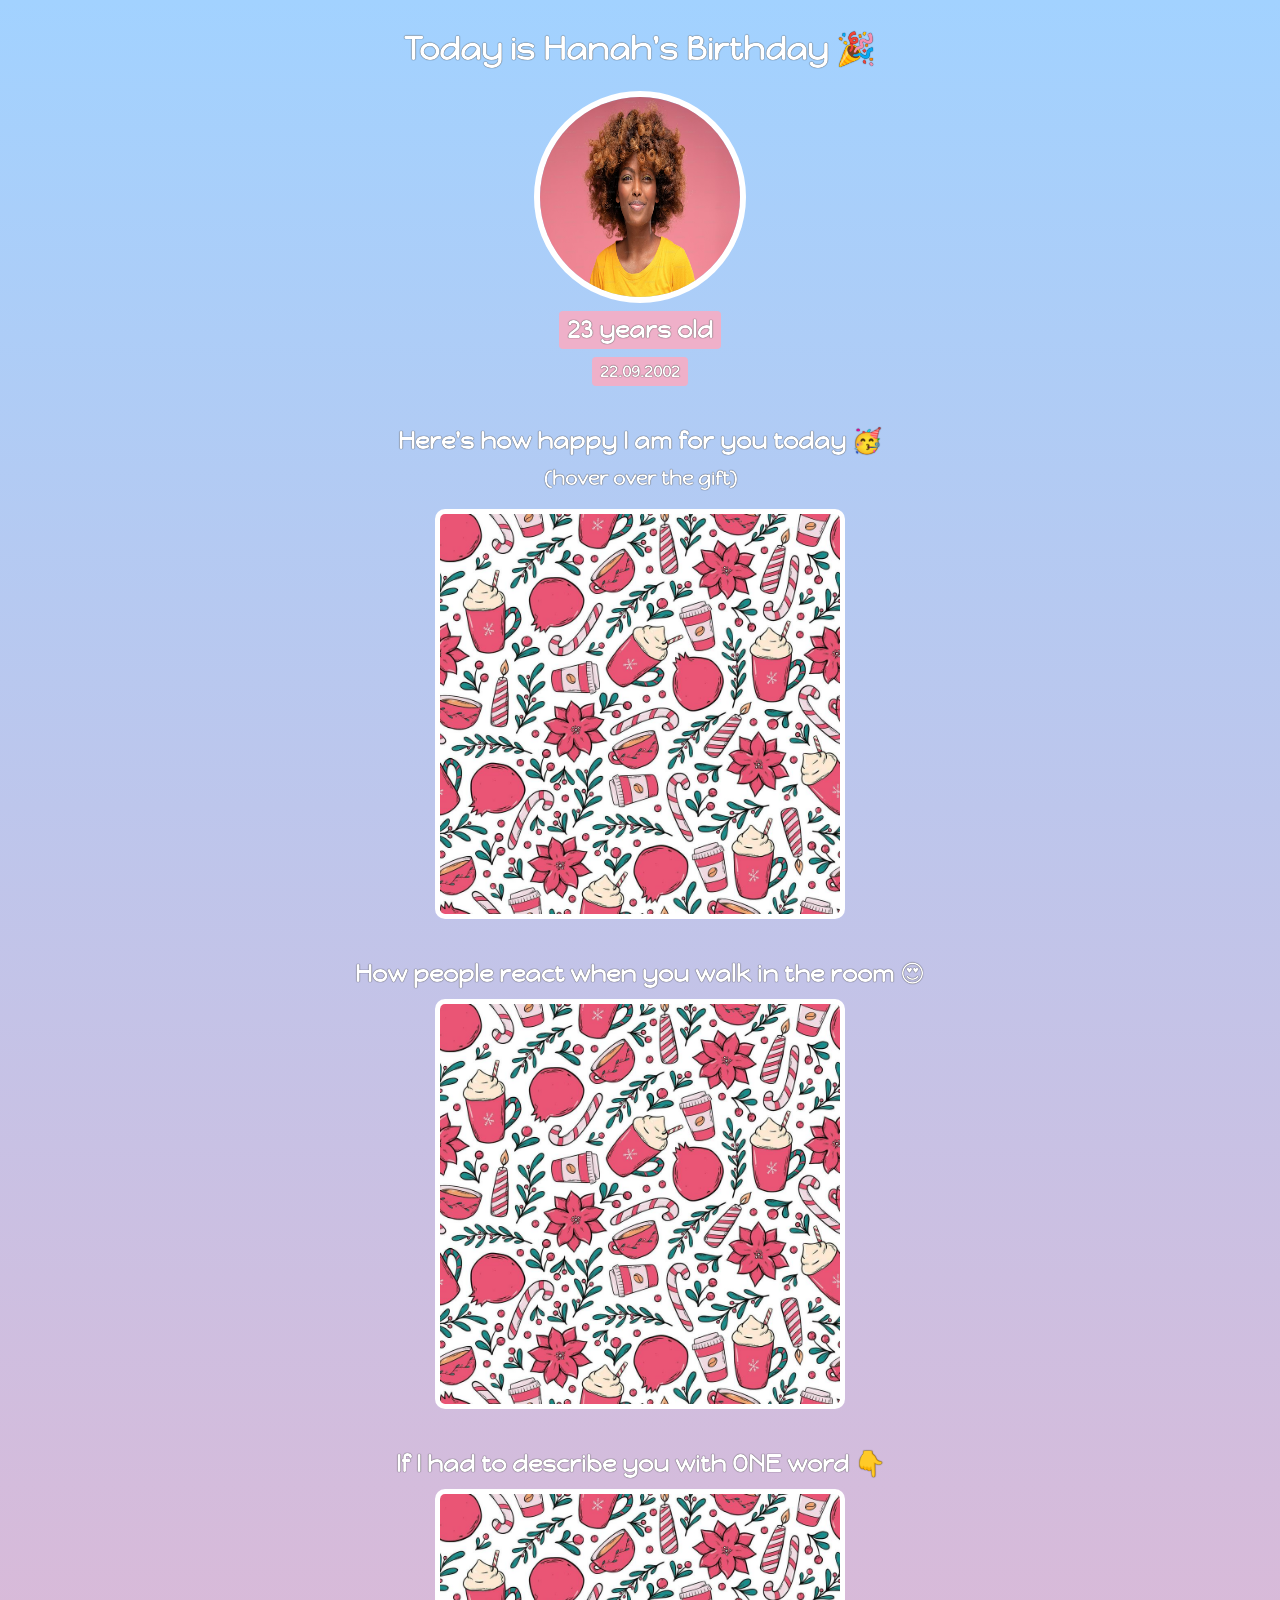
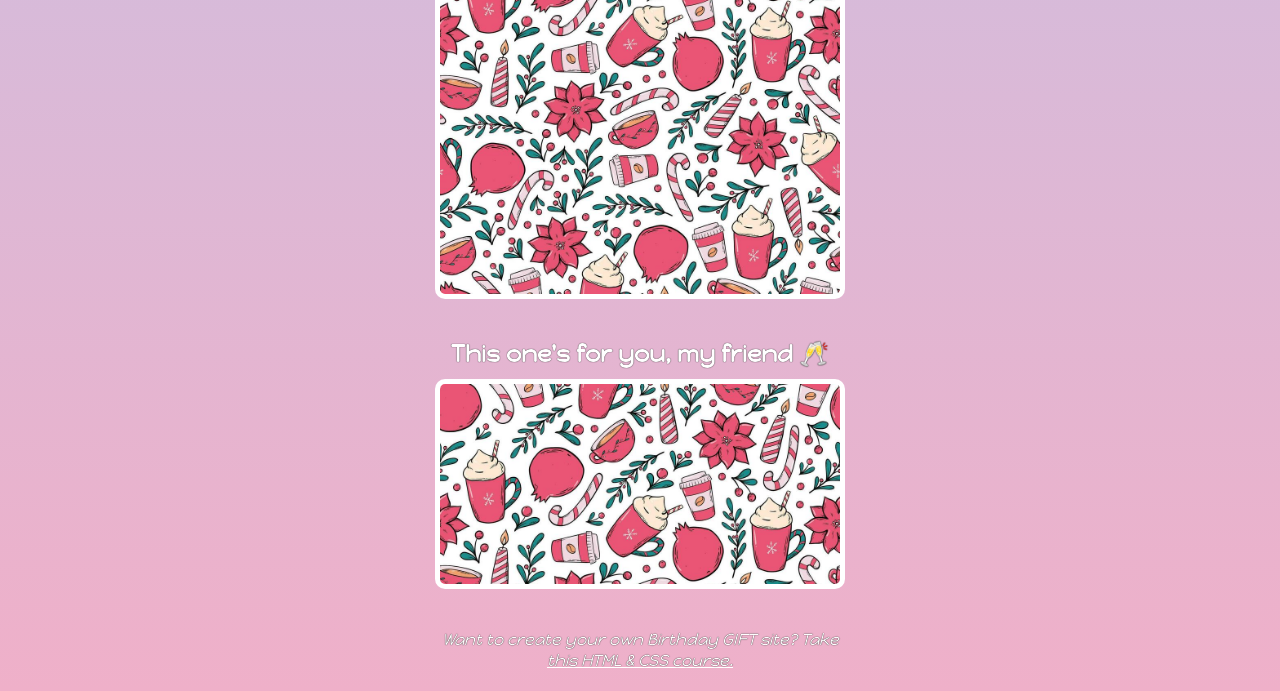
<file: index.html>
<html>
    <head>
        <link rel="stylesheet" href="style.css">
        <link rel="preconnect" href="https://fonts.googleapis.com">
        <link rel="preconnect" href="https://fonts.gstatic.com" crossorigin>
        <link rel="stylesheet" href="https://fonts.googleapis.com/css2?family=Happy+Monkey&family=Orbitron:wght@400..900&family=Rammetto+One&display=swap" >
    </head>
    <body>
        <div id="header">
            <h1>Today is Hanah's Birthday 🎉</h1>
            <img id="pic" src="images/bdaygirl.jpeg" alt="">
            <h2 id="bd-age">23 years old</h2>
            <h4 id="bd-date">22.09.2002</h4>
        </div>
        <div class="gift-section">
            <h2 class="gift-title"> Here's how happy I am for you today 🥳 </h2>
            <h3 class="gift-hint"> (hover over the gift)</h3>
            <div class="gift-img" id="gift-img-girl"></div>
        </div>
        <div class="gift-section">
            <h2 class="gift-title"> How people react when you walk in the room 😍 </h2>
            <div class="gift-img" id="gift-img-dance"></div>
        </div>
        <div class="gift-section">
            <h2 class="gift-title"> If I had to describe you with ONE word 👇 </h2>
            <div class="gift-img" id="gift-img-genuis"></div>
        </div>
        <div class="gift-section">
            <h2 class="gift-title"> This one's for you, my friend 🥂 </h2>
            <div class="gift-img" id="gift-img-cheers"></div>
        </div>
        <div id="footer">
            <p>Want to create your own Birthday GIFT site? Take <a target="_blank" href="https://www.youtube.com/watch?v=LzMnsfqjzkA">this HTML & CSS course.</a></p>
        </div>
    </body>
</html>
</file>
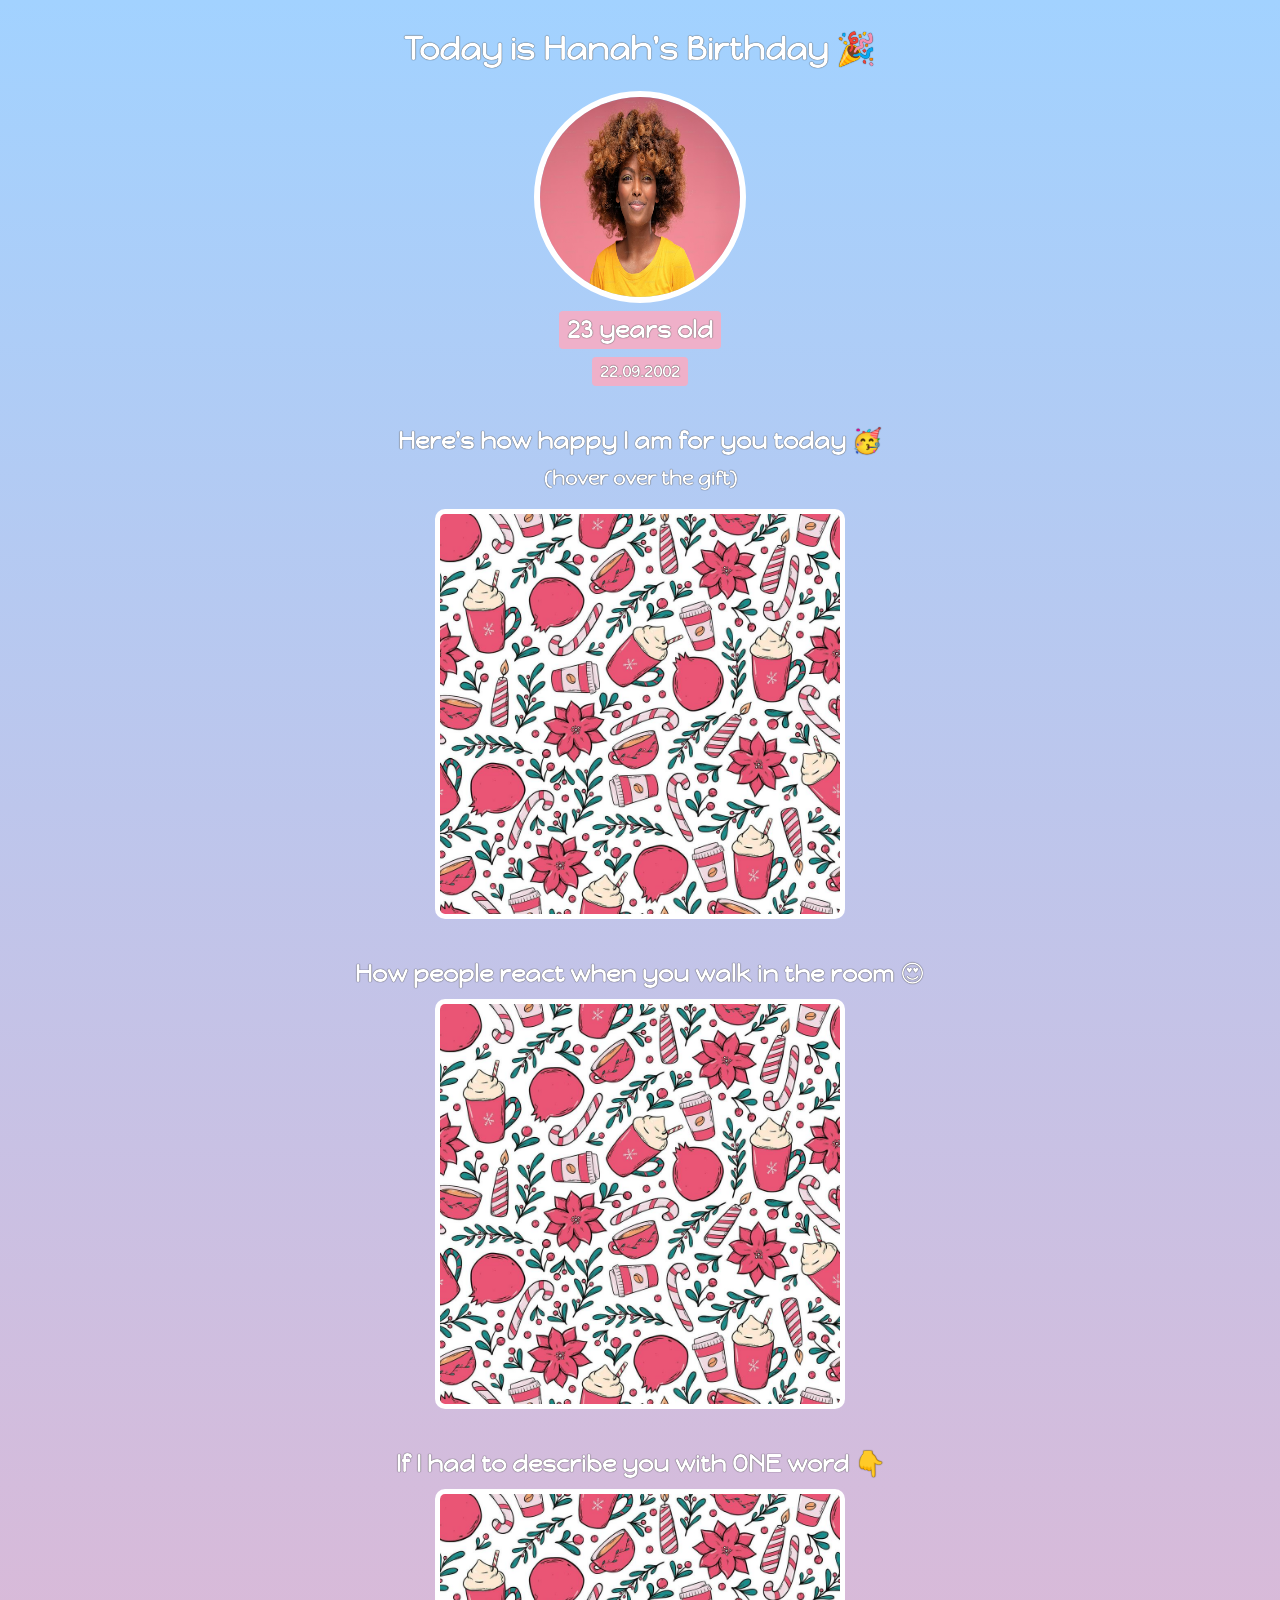
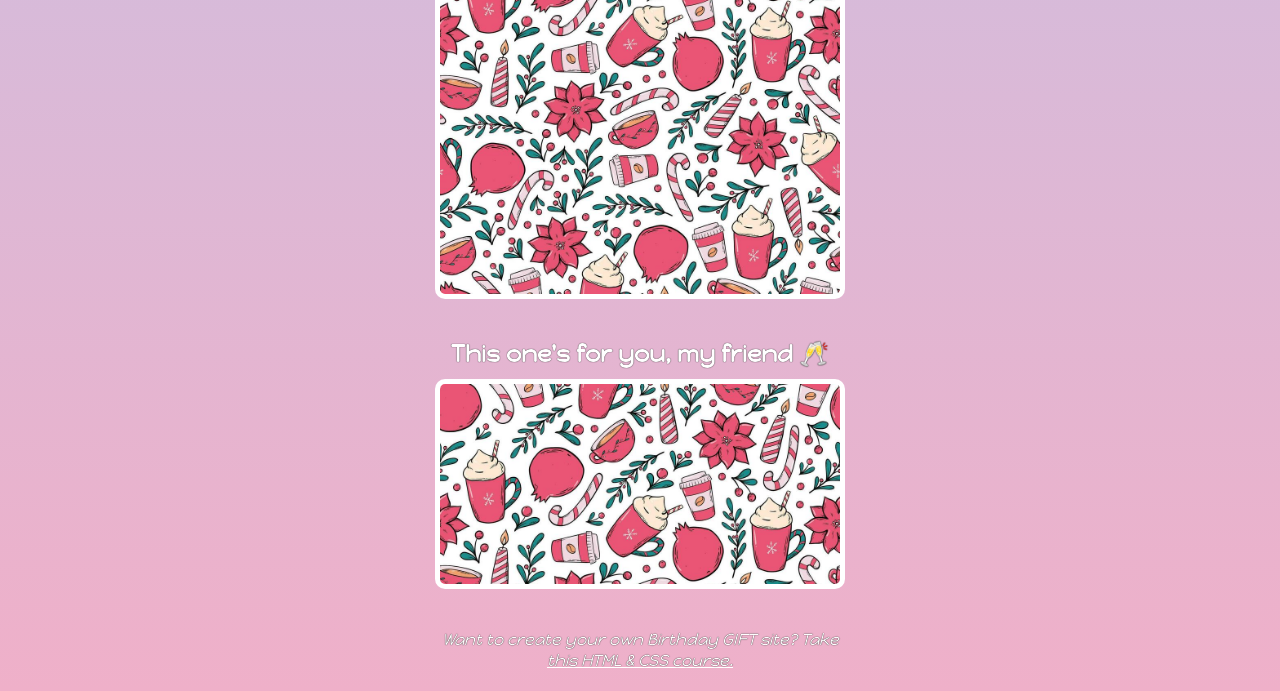
<file: indexbd.html>
<html>
    <head>
        <link rel="stylesheet" href="stylebd.css">
        <link rel="preconnect" href="https://fonts.googleapis.com">
        <link rel="preconnect" href="https://fonts.gstatic.com" crossorigin>
        <link rel="stylesheet" href="https://fonts.googleapis.com/css2?family=Happy+Monkey&family=Orbitron:wght@400..900&family=Rammetto+One&display=swap" >
    </head>
    <body>
        <div id="header">
            <h1>Today is Hanah's Birthday 🎉</h1>
            <img id="pic" src="images/bdaygirl.jpeg" alt="">
            <h2 id="bd-age">23 years old</h2>
            <h4 id="bd-date">22.09.2002</h4>
        </div>
        <div class="gift-section">
            <h2 class="gift-title"> Here's how happy I am for you today 🥳 </h2>
            <h3 class="gift-hint"> (hover over the gift)</h3>
            <div class="gift-img" id="gift-img-girl"></div>
        </div>
        <div class="gift-section">
            <h2 class="gift-title"> How people react when you walk in the room 😍 </h2>
            <div class="gift-img" id="gift-img-dance"></div>
        </div>
        <div class="gift-section">
            <h2 class="gift-title"> If I had to describe you with ONE word 👇 </h2>
            <div class="gift-img" id="gift-img-genuis"></div>
        </div>
        <div class="gift-section">
            <h2 class="gift-title"> This one's for you, my friend 🥂 </h2>
            <div class="gift-img" id="gift-img-cheers"></div>
        </div>
        <div id="footer">
            <p>Want to create your own Birthday GIFT site? Take <a target="_blank" href="https://www.youtube.com/watch?v=LzMnsfqjzkA">this HTML & CSS course.</a></p>
        </div>
    </body>
</html>
</file>
<file: style.css>
body {
    text-align: center;
    font-family: "Happy Monkey", system-ui;
    color: #ffffff;
    /* background: #a2d2ff; */
    background:linear-gradient(#a2d2ff, #efb0c9);
}

h1, h2, h3, h4, p {
    text-shadow: 0 0 1px black;
}

#pic {
    width: 200px;
    height: 200px;
    border: 6px solid #ffffff;
    border-radius: 50%;
}


#bd-age {
    background: #efb0c9;
    padding: 4px 8px ;
    border-radius: 4px;
    margin: 8px 0 8px 0;
}

#bd-date {
    margin: 0px;
    background: #efb0c9;
    padding: 4px 8px ;
    border-radius: 4px;
}

#header {
    display: flex;
    flex-direction: column;
    align-items: center ;
}

.gift-img {
    margin: 0px auto;
    background-image: url("images/gift\ wrap.jpg") ;
    background-size: cover;
    width: 400px;
    height: 400px;
    border: 5px solid white;
    border-radius: 10px;
}

#gift-img-cheers {
    height: 200px;
}

#gift-img-cheers:hover {
    height: 200px;
    background-image: url("images/cheers.gif");
}

#gift-img-girl:hover {
    background-image: url("./images/black lady.jpg");
}

#gift-img-dance:hover {
    background-image: url("./images/giphy.gif");
}

#gift-img-genuis:hover {
    background-image: url("./images/genuis.gif");
}

.gift-section {
    margin-top: 40px;
}

.gift-title {
    margin-bottom: 10px;
}

.gift-hint {
    margin-top: 0px;
}

a {
    color: #ffffff;
}

#footer {
    font-style: italic;
    width: 400px;
    margin: 40px auto 20px ;
}
</file>
<file: stylebd.css>
body {
    text-align: center;
    font-family: "Happy Monkey", system-ui;
    color: #ffffff;
    /* background: #a2d2ff; */
    background:linear-gradient(#a2d2ff, #efb0c9);
}

h1, h2, h3, h4, p {
    text-shadow: 0 0 1px black;
}

#pic {
    width: 200px;
    height: 200px;
    border: 6px solid #ffffff;
    border-radius: 50%;
}


#bd-age {
    background: #efb0c9;
    padding: 4px 8px ;
    border-radius: 4px;
    margin: 8px 0 8px 0;
}

#bd-date {
    margin: 0px;
    background: #efb0c9;
    padding: 4px 8px ;
    border-radius: 4px;
}

#header {
    display: flex;
    flex-direction: column;
    align-items: center ;
}

.gift-img {
    margin: 0px auto;
    background-image: url("images/gift\ wrap.jpg") ;
    background-size: cover;
    width: 400px;
    height: 400px;
    border: 5px solid white;
    border-radius: 10px;
}

#gift-img-cheers {
    height: 200px;
}

#gift-img-cheers:hover {
    height: 200px;
    background-image: url("images/cheers.gif");
}

#gift-img-girl:hover {
    background-image: url("./images/black lady.jpg");
}

#gift-img-dance:hover {
    background-image: url("./images/giphy.gif");
}

#gift-img-genuis:hover {
    background-image: url("./images/genuis.gif");
}

.gift-section {
    margin-top: 40px;
}

.gift-title {
    margin-bottom: 10px;
}

.gift-hint {
    margin-top: 0px;
}

a {
    color: #ffffff;
}

#footer {
    font-style: italic;
    width: 400px;
    margin: 40px auto 20px ;
}
</file>
